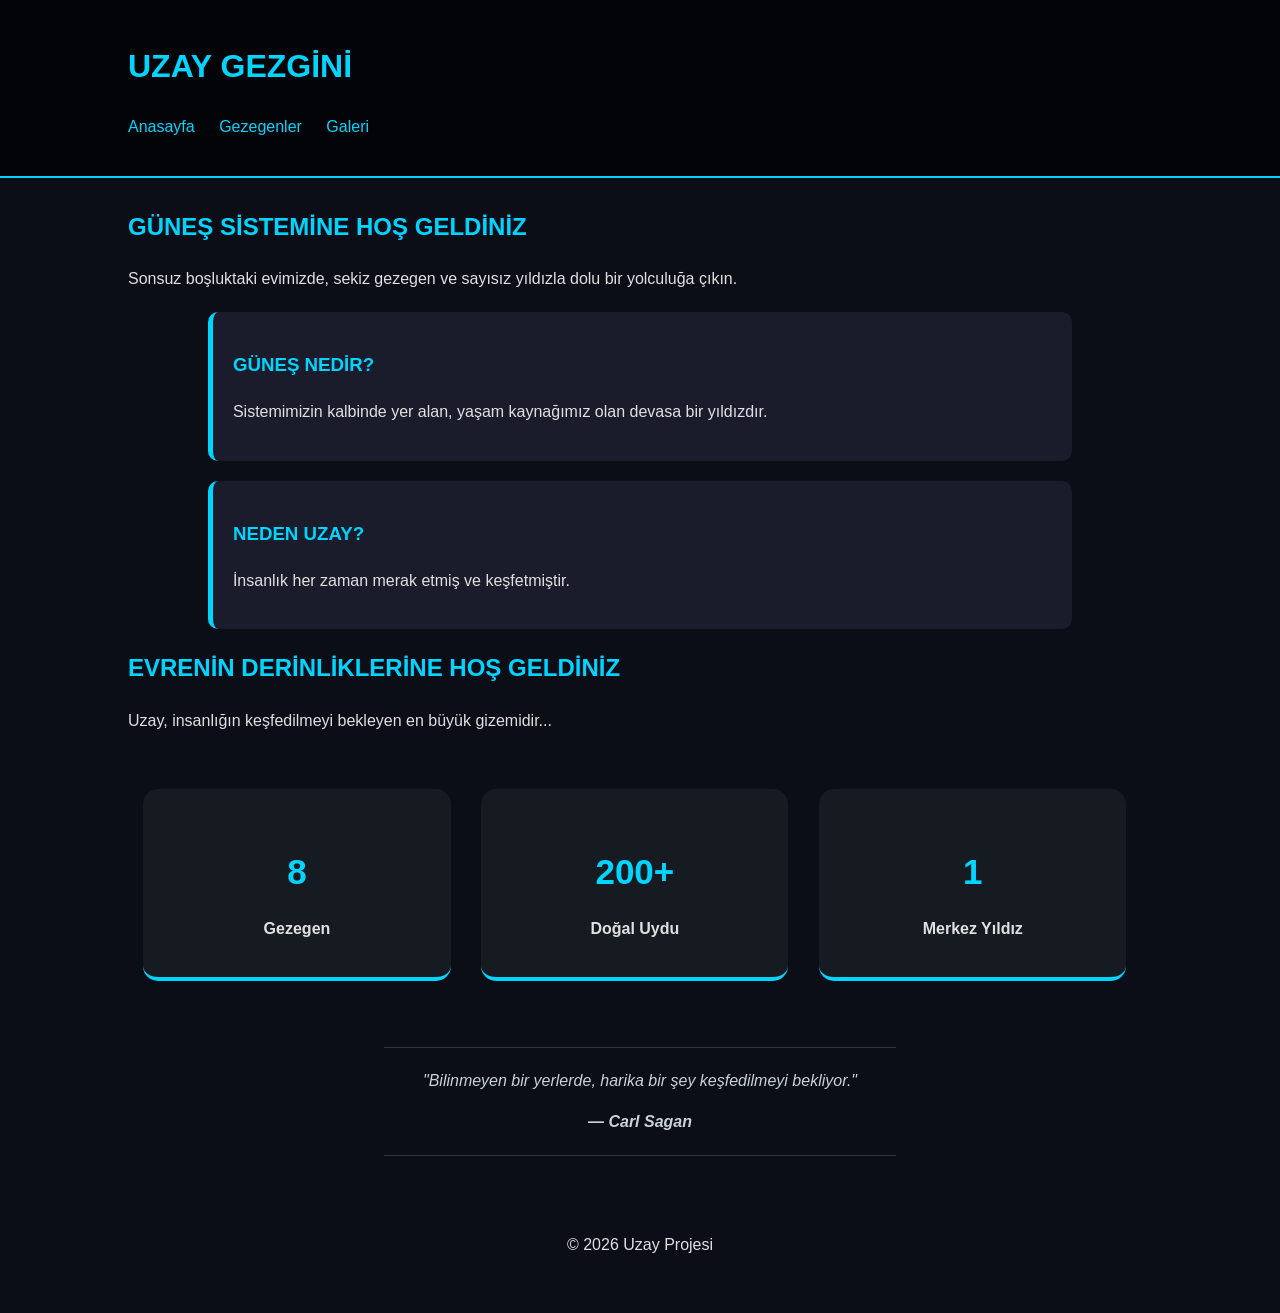
<file: index.html>
<!DOCTYPE html>
<html lang="tr">
<head>
    <meta charset="UTF-8">
    <title>Evrenin Gizemi: Güneş Sistemi</title>
    <link rel="stylesheet" href="style.css">
</head>
<body>

    <header>
        <div class="container">
            <h1>Uzay Gezgini</h1>
            <nav>
                <ul>
                    <li><a href="index.html">Anasayfa</a></li>
                    <li><a href="sayfa1.html">Gezegenler</a></li>
                    <li><a href="sayfa2.html">Galeri</a></li>
                </ul>
            </nav>
        </div>
    </header>

    <main class="container">
        <section class="tanitim">
            <h2>Güneş Sistemine Hoş Geldiniz</h2>
            <p>Sonsuz boşluktaki evimizde, sekiz gezegen ve sayısız yıldızla dolu bir yolculuğa çıkın.</p>
        </section>

        <div class="sutun-sol">
            <h3>Güneş Nedir?</h3>
            <p>Sistemimizin kalbinde yer alan, yaşam kaynağımız olan devasa bir yıldızdır.</p>
        </div>

        <div class="sutun-sag">
            <h3>Neden Uzay?</h3>
            <p>İnsanlık her zaman merak etmiş ve keşfetmiştir.</p>
        </div>
        
        <div class="clear"></div>

        <h2>Evrenin Derinliklerine Hoş Geldiniz</h2>
    <p>Uzay, insanlığın keşfedilmeyi bekleyen en büyük gizemidir...</p>

    <div class="bilgi-ozeti">
        <div class="bilgi-kutusu">
            <h3>8</h3>
            <p><strong>Gezegen</strong></p>
        </div>
        <div class="bilgi-kutusu">
            <h3>200+</h3>
            <p><strong>Doğal Uydu</strong></p>
        </div>
        <div class="bilgi-kutusu">
            <h3>1</h3>
            <p><strong>Merkez Yıldız</strong></p>
        </div>
        <div class="clear"></div> </div>

    <div class="gunun-sozu">
        <hr>
        <p>"Bilinmeyen bir yerlerde, harika bir şey keşfedilmeyi bekliyor."</p>
        <p><strong>— Carl Sagan</strong></p>
        <hr>
    </div>
     </main>

    <footer>
        <p>&copy; 2026 Uzay Projesi</p>
    </footer>

</body>
</html>
</file>
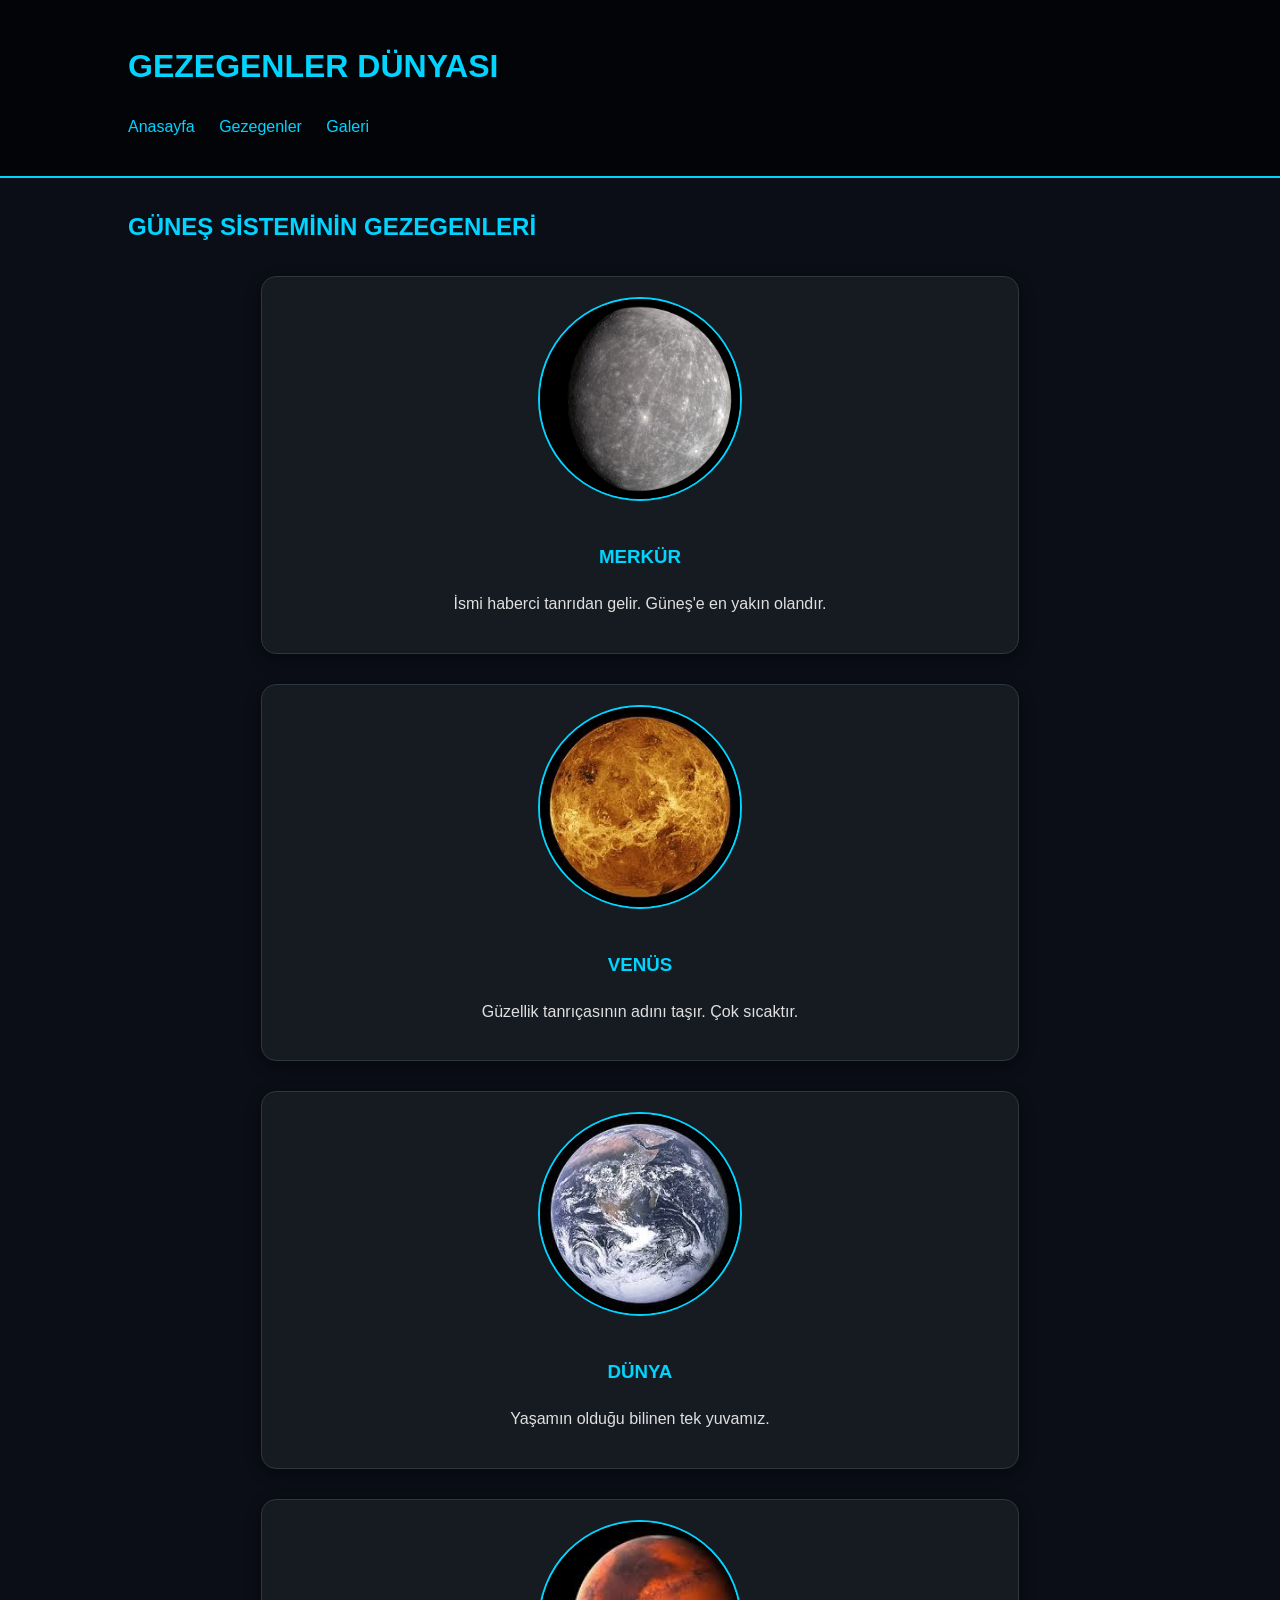
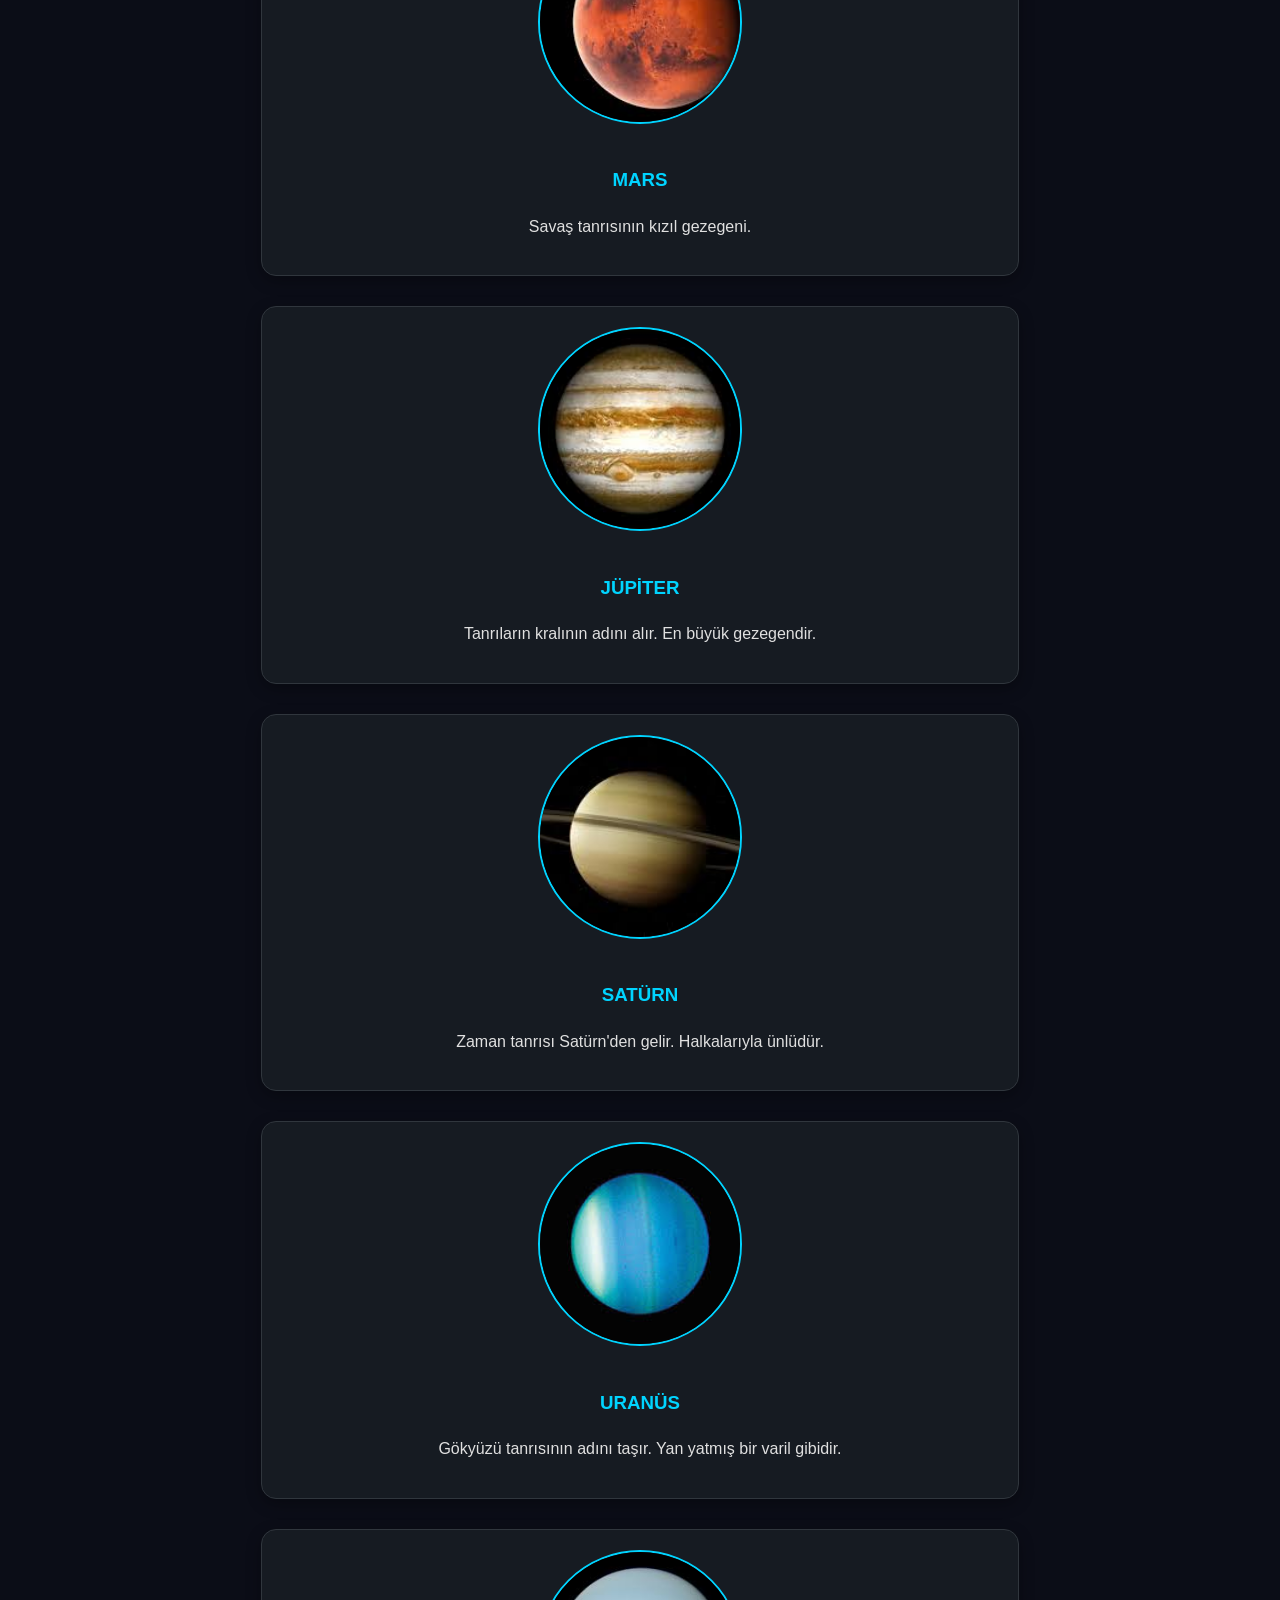
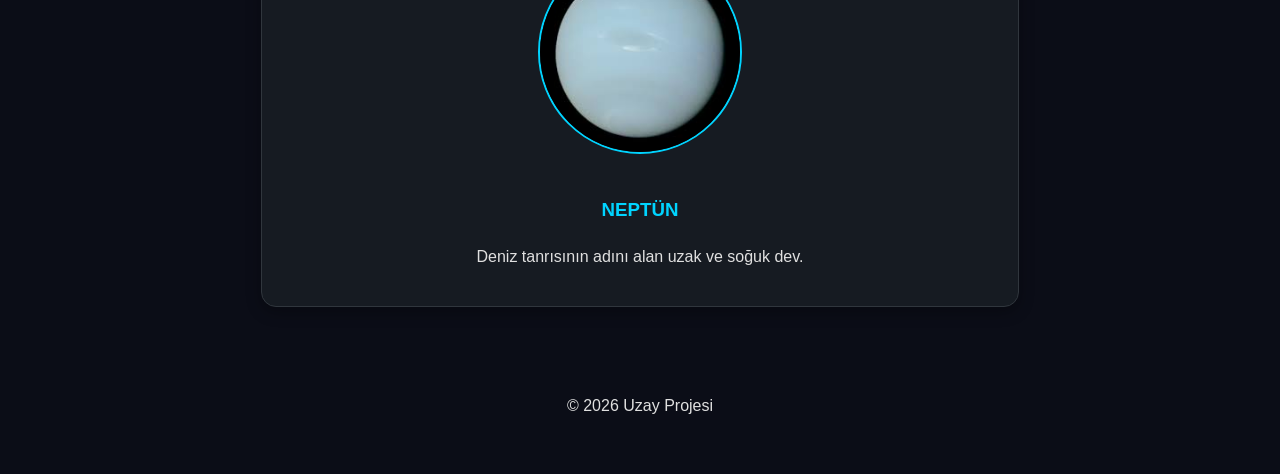
<file: sayfa1.html>
<!DOCTYPE html>
<html lang="tr">
<head>
    <meta charset="UTF-8">
    <title>Gezegenler ve Anlamları</title>
    <link rel="stylesheet" href="style.css">
</head>
<body>

    <header>
        <div class="container">
            <h1>Gezegenler Dünyası</h1>
            <nav>
                <ul>
                    <li><a href="index.html">Anasayfa</a></li>
                    <li><a href="sayfa1.html">Gezegenler</a></li>
                    <li><a href="sayfa2.html">Galeri</a></li>
                </ul>
            </nav>
        </div>
    </header>

        <main class="container">
    <h2>Güneş Sisteminin Gezegenleri</h2>
    
    <div class="gezegen-kutu">
        <img src="merkür.jpg" alt="Merkür">
        <h3>Merkür</h3>
        <p>İsmi haberci tanrıdan gelir. Güneş'e en yakın olandır.</p>
    </div>

    <div class="gezegen-kutu">
        <img src="venüs.jpg" alt="Venüs">
        <h3>Venüs</h3>
        <p>Güzellik tanrıçasının adını taşır. Çok sıcaktır.</p>
    </div>

    <div class="gezegen-kutu">
        <img src="dünya.jpg" alt="Dünya">
        <h3>Dünya</h3>
        <p>Yaşamın olduğu bilinen tek yuvamız.</p>
    </div>

    <div class="clear"></div> <div class="gezegen-kutu">
        <img src="mars.jpg" alt="Mars">
        <h3>Mars</h3>
        <p>Savaş tanrısının kızıl gezegeni.</p>
    </div>

    <div class="gezegen-kutu">
        <img src="jüpiter.jpg" alt="Jüpiter">
        <h3>Jüpiter</h3>
        <p>Tanrıların kralının adını alır. En büyük gezegendir.</p>
    </div>

    <div class="gezegen-kutu">
        <img src="satürn.jpg" alt="Satürn">
        <h3>Satürn</h3>
        <p>Zaman tanrısı Satürn'den gelir. Halkalarıyla ünlüdür.</p>
    </div>

    <div class="clear"></div> <div class="gezegen-kutu">
        <img src="uranüs.jpg" alt="Uranüs">
        <h3>Uranüs</h3>
        <p>Gökyüzü tanrısının adını taşır. Yan yatmış bir varil gibidir.</p>
    </div>

    <div class="gezegen-kutu">
        <img src="neptün.jpg" alt="Neptün">
        <h3>Neptün</h3>
        <p>Deniz tanrısının adını alan uzak ve soğuk dev.</p>
    </div>

    <div class="clear"></div>
</main>

    <footer>
        <p>&copy; 2026 Uzay Projesi</p>
    </footer>

</body>
</html>
</file>
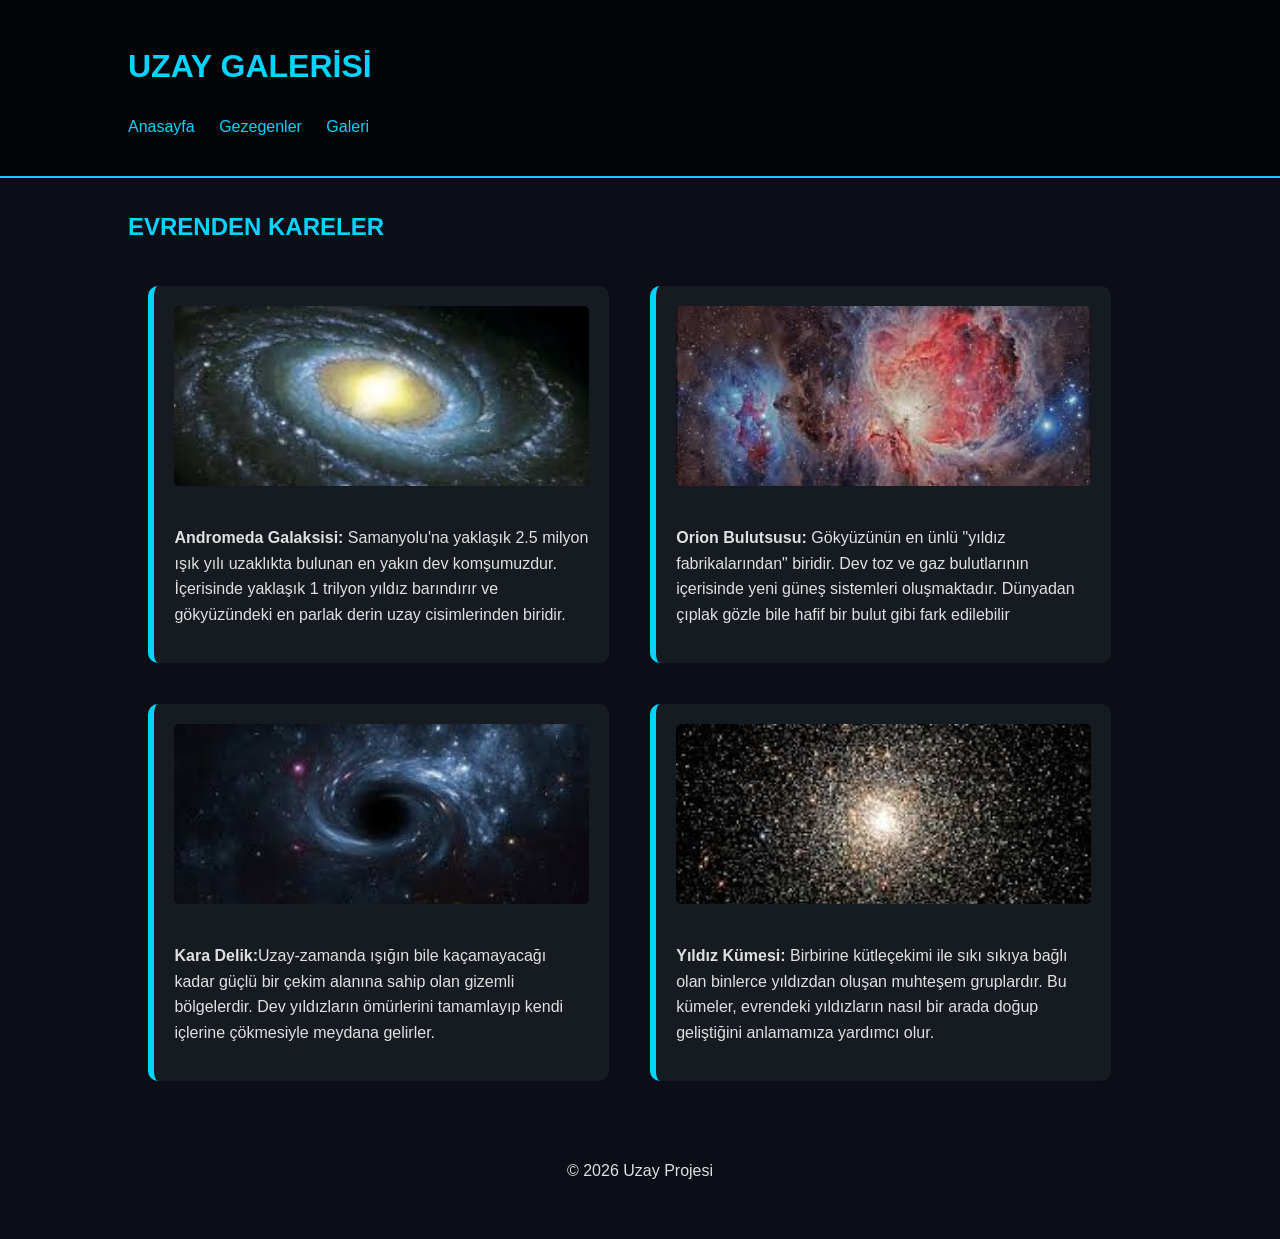
<file: sayfa2.html>
<!DOCTYPE html>
<html lang="tr">
<head>
    <meta charset="UTF-8">
    <title>Uzay Galerisi</title>
    <link rel="stylesheet" href="style.css">
</head>
<body>

    <header>
        <div class="container">
            <h1>Uzay Galerisi</h1>
            <nav>
                <ul>
                    <li><a href="index.html">Anasayfa</a></li>
                    <li><a href="sayfa1.html">Gezegenler</a></li>
                    <li><a href="sayfa2.html">Galeri</a></li>
                </ul>
            </nav>
        </div>
    </header>

    <main class="container">
        <h2>Evrenden Kareler</h2>

        <div class="galeri-kart-yan">
            <img src="Andromeda Galaksisi.jpg" alt=" Andromeda Galaksisi">
            <p><strong>Andromeda Galaksisi: </strong> Samanyolu'na yaklaşık 2.5 milyon ışık yılı uzaklıkta bulunan en yakın dev komşumuzdur. İçerisinde yaklaşık 1 trilyon yıldız barındırır ve gökyüzündeki en parlak derin uzay cisimlerinden biridir.</p>
        </div>

        <div class="galeri-kart-yan">
            <img src="Orion Bulutsusu.jpg" alt=" Orion Bulutsusu">
            <p><strong>Orion Bulutsusu:</strong> Gökyüzünün en ünlü "yıldız fabrikalarından" biridir. Dev toz ve gaz bulutlarının içerisinde yeni güneş sistemleri oluşmaktadır. Dünyadan çıplak gözle bile hafif bir bulut gibi fark edilebilir</p>
        </div>

        <div class="clear"></div> <div class="galeri-kart-yan">
            <img src="kara delik.jpg" alt="Kara Delik">
            <p><strong>Kara Delik:</strong>Uzay-zamanda ışığın bile kaçamayacağı kadar güçlü bir çekim alanına sahip olan gizemli bölgelerdir. Dev yıldızların ömürlerini tamamlayıp kendi içlerine çökmesiyle meydana gelirler.</p>
            
        </div>

        <div class="galeri-kart-yan">
            <img src="Yıldız Kümesi.jpg" alt="Yıldız Kümesi">
            <p><strong>Yıldız Kümesi:</strong> Birbirine kütleçekimi ile sıkı sıkıya bağlı olan binlerce yıldızdan oluşan muhteşem gruplardır. Bu kümeler, evrendeki yıldızların nasıl bir arada doğup geliştiğini anlamamıza yardımcı olur.</p>
        </div>

        <div class="clear"></div> </main>

    <footer>
        <p>&copy; 2026 Uzay Projesi</p>
    </footer>

</body>
</html>
</file>
<file: style.css>
body {
    background-color: #0b0d17; /* Uzay siyahı */
    color: white;
    font-family: Arial, sans-serif;
    margin: 0;
}

/* Sayfayı ortalayan ana kutu */
.container {
    width: 80%;
    margin: 0 auto; /* Sağdan ve soldan eşit boşluk bırakır */
}

/* Menü Tasarımı */
nav ul {
    list-style-type: none; /* Noktaları kaldırır */
    padding: 0;
}

nav ul li {
    display: inline; /* Yan yana dizer */
    margin-right: 20px;
}

nav ul li a {
    color: #00d4ff;
    text-decoration: none; /* Alt çizgiyi kaldırır */
}

/* Ana sayfadaki içerik kutularını yapmak için kullandım */
.sutun-sol, .sutun-sag {
    width: 80%;          
    margin: 20px auto;    /* Üstten-alttan boşluk bırakıp ve kutuyu ortalaması için */
    background-color: #1a1c2c; 
    padding: 20px;
    border-radius: 10px;
    border-left: 5px solid #00d4ff; /* Şık durması için kenara renk ekledim */
}


/* Anasayfa Bilgi Kutuları */
.bilgi-ozeti {
    margin: 40px 0;
}

.bilgi-kutusu {
    float: left;
    width: 30%; /* Üç kutu yan yana */
    margin: 1.5%;
    background-color: #161b22;
    padding: 20px;
    text-align: center;
    border-radius: 15px;
    border-bottom: 4px solid #00d4ff; /* Alt kısımdaki mavi şerit */
    box-sizing: border-box;
}

.bilgi-kutusu h3 {
    color: #00d4ff;
    font-size: 35px;
    margin-bottom: 10px;
}

/* Söz Bölümü */
.gunun-sozu {
    text-align: center;
    margin-top: 50px;
    color: #c9d1d9;
    font-style: italic;
}

.gunun-sozu hr {
    width: 50%;
    border: 0;
    border-top: 1px solid #30363d;
    margin: 20px auto;
}

/* Sayfa yapısını korumak için */
.clear {
    clear: both;
}



body {
    background-color: #0b0d17;
    background-image: url('https://www.transparenttextures.com/patterns/stardust.png'); /* arka planın daha güzel olsun ve projemle uyumlu olması için internetten arka plan ekledim */
    color: #e0e0e0; /* renkler uyumlu olması için gri kullandım  */
    font-family: 'Segoe UI', Tahoma, Geneva, Verdana, sans-serif; /* Daha güzel bir font */
    line-height: 1.6; /* okunabilirliği artırmak için satır arası boşluk için kullandım */
    margin: 0;
}

header {
    background-color: rgba(0, 0, 0, 0.7); /* Menü arkasına hafif şeffaf siyahlık ekledim */
    padding: 20px 0;
    border-bottom: 2px solid #00d4ff; /* Altına ince mavi bir çizgi için kullanmdım*/
    margin-bottom: 30px;
}

h1, h2, h3 {
    color: #00d4ff; /* Başlıkların rengi */
    text-transform: uppercase; /* Başlıkları büyük harf yaptım */
}
----------------------------------------------------------------------------------------------------------------






/* Gezegen kutularının genel yapısı */
.gezegen-kutu {
    width: 30%; 
    margin: 1.5%; /* Kutular arası boşluk */
    background-color: #1a1c2c; /* Kutunun arka planı */
    padding: 15px; /* İç boşluk bıraktım*/
    text-align: center; /* Yazıları ve resmi ortaladım */
    border: 1px solid #333; /* İnce bir çerçeve */
    box-sizing: border-box; /* Padding genişliğe dahil olması için yazdım*/
}

/* Resimlerin kutudan taşmaması için */
.gezegen-kutu img {
    width: 100%; /* Resim kutu kadar geniş olması için */
    height: auto;
    border-radius: 50%; /* Resimleri daire içine almak için yaptım */
}

/* Fareyle üzerine gelince renk değiştirme */
.gezegen-kutu:hover {
    border-color: #00d4ff;
    background-color: #25283d;
}

/* bu kısmı mobil görünüm için yaptım */
@media screen and (max-width: 768px) {
    .gezegen-kutu {
        width: 100%; /* Kutular artık yan yana değil, alt alta tam genişlikte olsun */
        float: none; /* Yan yana dizilmeyi iptal et */
        margin: 10px 0;
    }
}

/* Resimlerin, kutuların boyutlarını ayarladım */

.gezegen-kutu {
    
    width: 70%;           /* Kutunun genişliği için  */
    margin: 30px auto;    /* kutuları sayfada ortaladım */
    background-color: #161b22; 
    border: 1px solid #30363d;
    padding: 20px;
    text-align: center;
    border-radius: 15px;
    box-shadow: 0 5px 15px rgba(0,0,0,0.3); /*  gölgelendirmek için box-shadow kullandım */
}

/* Resimlerin Boyutu */
.gezegen-kutu img {
    width: 200px;         /* Resimleri sabitledim */
    height: 200px;
    object-fit: cover;
    border-radius: 50%;   
    border: 2px solid #00d4ff;
    margin-bottom: 15px;
}

---------------------------------------------------------------------------------------------------------------------------------------------
/* Galeri sayfasında görselleri float:left kullanarak yan yana hizaladım. */
main.container {
    display: block;      /* Ana alanı blok yapmak için */
    width: 95%;
    margin: 0 auto;
    overflow: hidden;    /* İçindeki floatları temizlemek için */
}

.galeri-kart-yan {
    display: block;
    float: left ;  /* Soldan başlasın diye ekledim */
    width: 45% ;   /* Genişliği biraz düşürdüm*/
    margin: 2% ;   /* Kutular arası boşluk */
    background-color: #161b22;
    border-left: 6px solid #00d4ff; /* Mavi şerit yaptım */
    padding: 20px;
    border-radius: 10px;
    box-sizing: border-box;  /* box-sizing: border-box kullanarak padding değerlerinin kutu genişliğini bozmasını engelledim.*/
    min-height: 300px;
}

/* Resimlerin kutu içine tam olması için kullandım */
.galeri-kart-yan img {
    width: 100%;
    height: 180px;
    object-fit: cover;
    border-radius: 5px;
    margin-bottom: 15px;
}

/* yan yana dizilimin footer'ı etkilememesini sağladım. */
.clear {
    clear: both;
    display: block;
    width: 100%;
}


footer { clear: both; 
    
display: block ; 
text-align: center;
padding: 40px 0;
 width: 100%; }

.galeri-kart-yan { float: left; 
    width: 45% ; 
    margin: 2% ;
    box-sizing: border-box !; }
</file>
